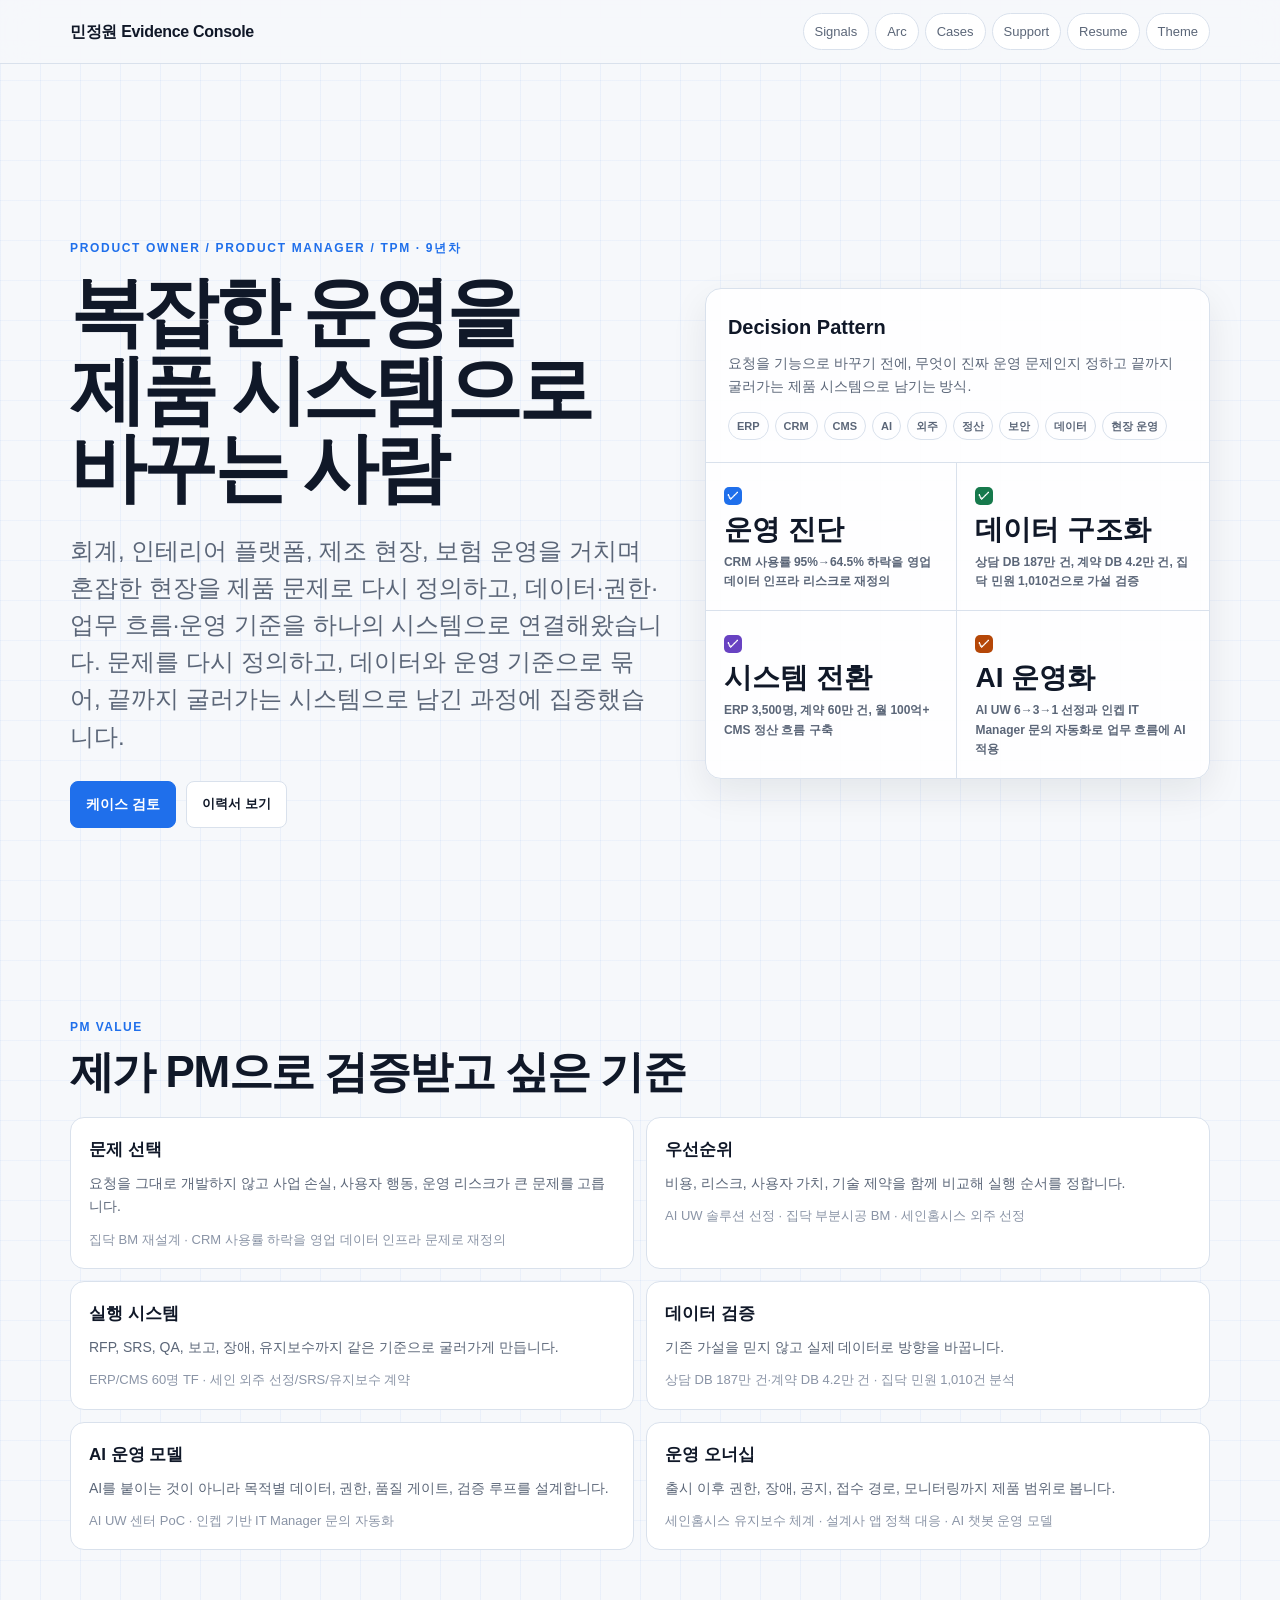
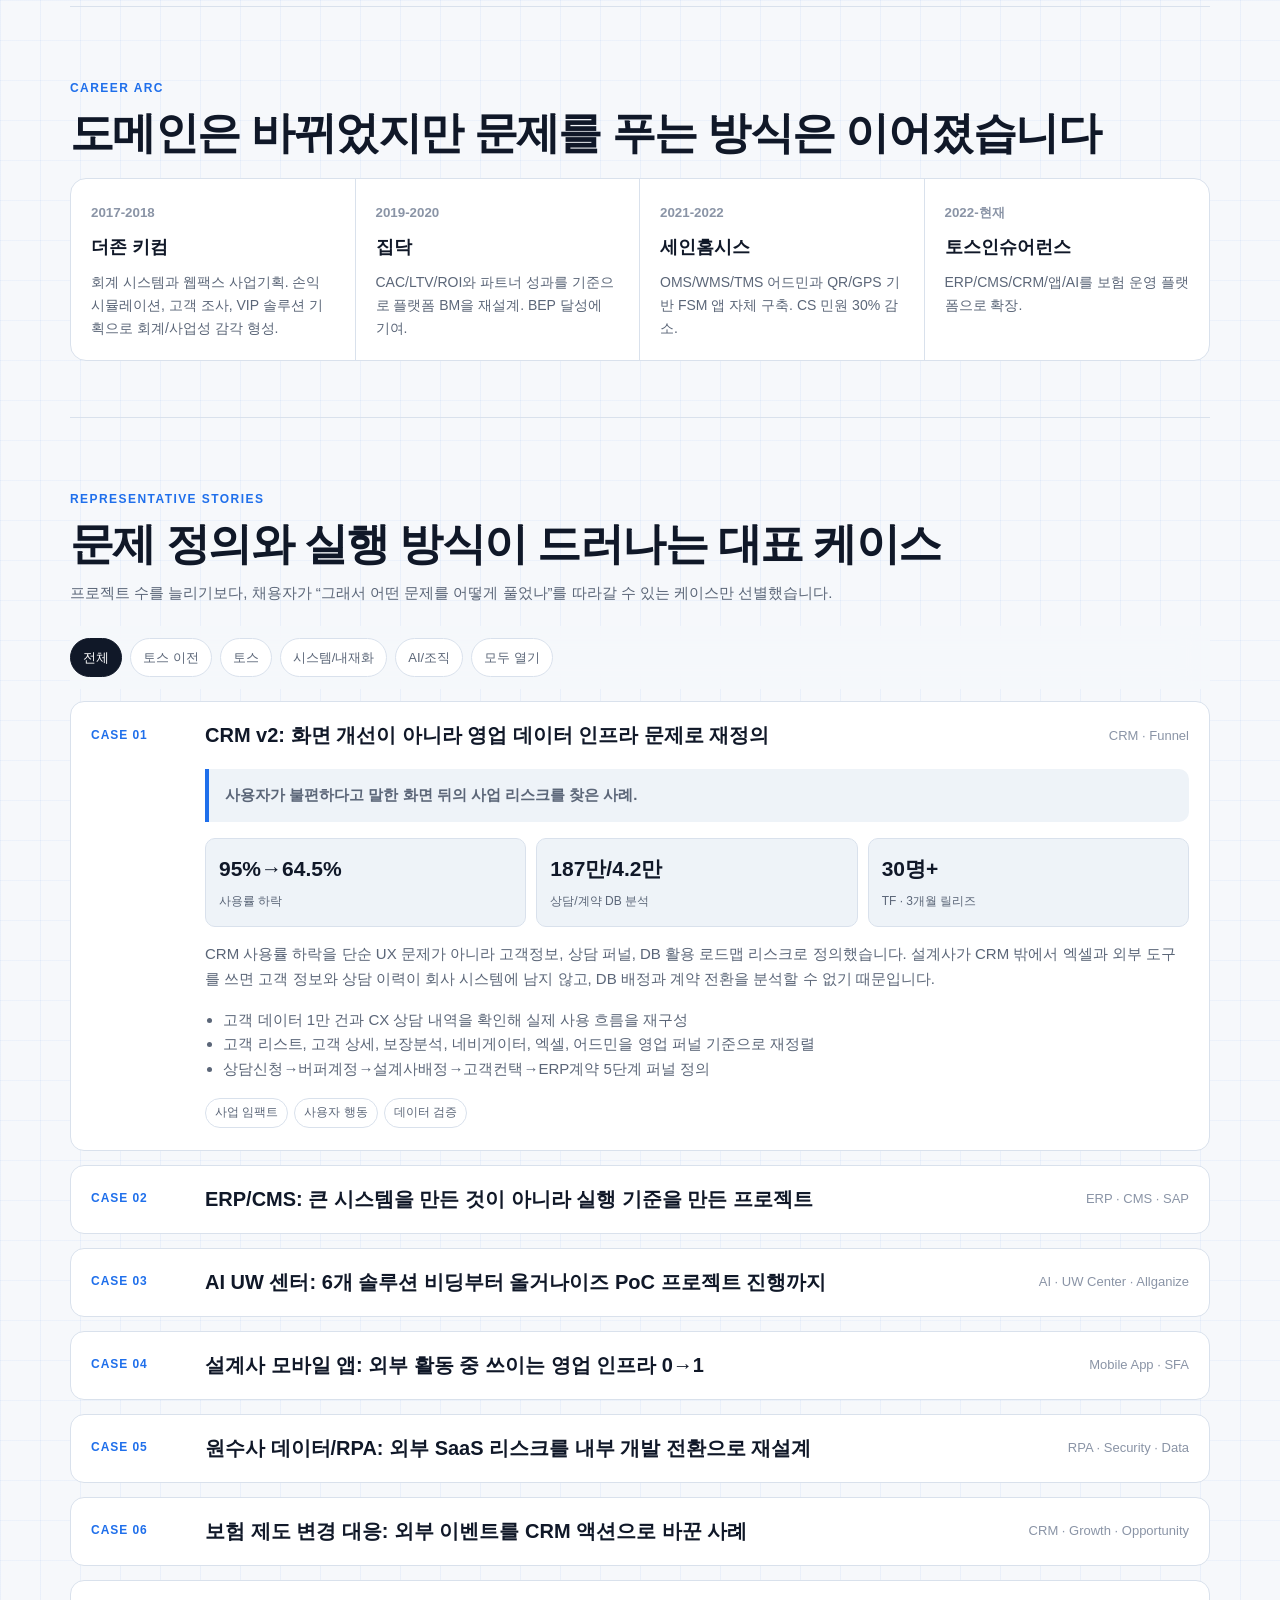
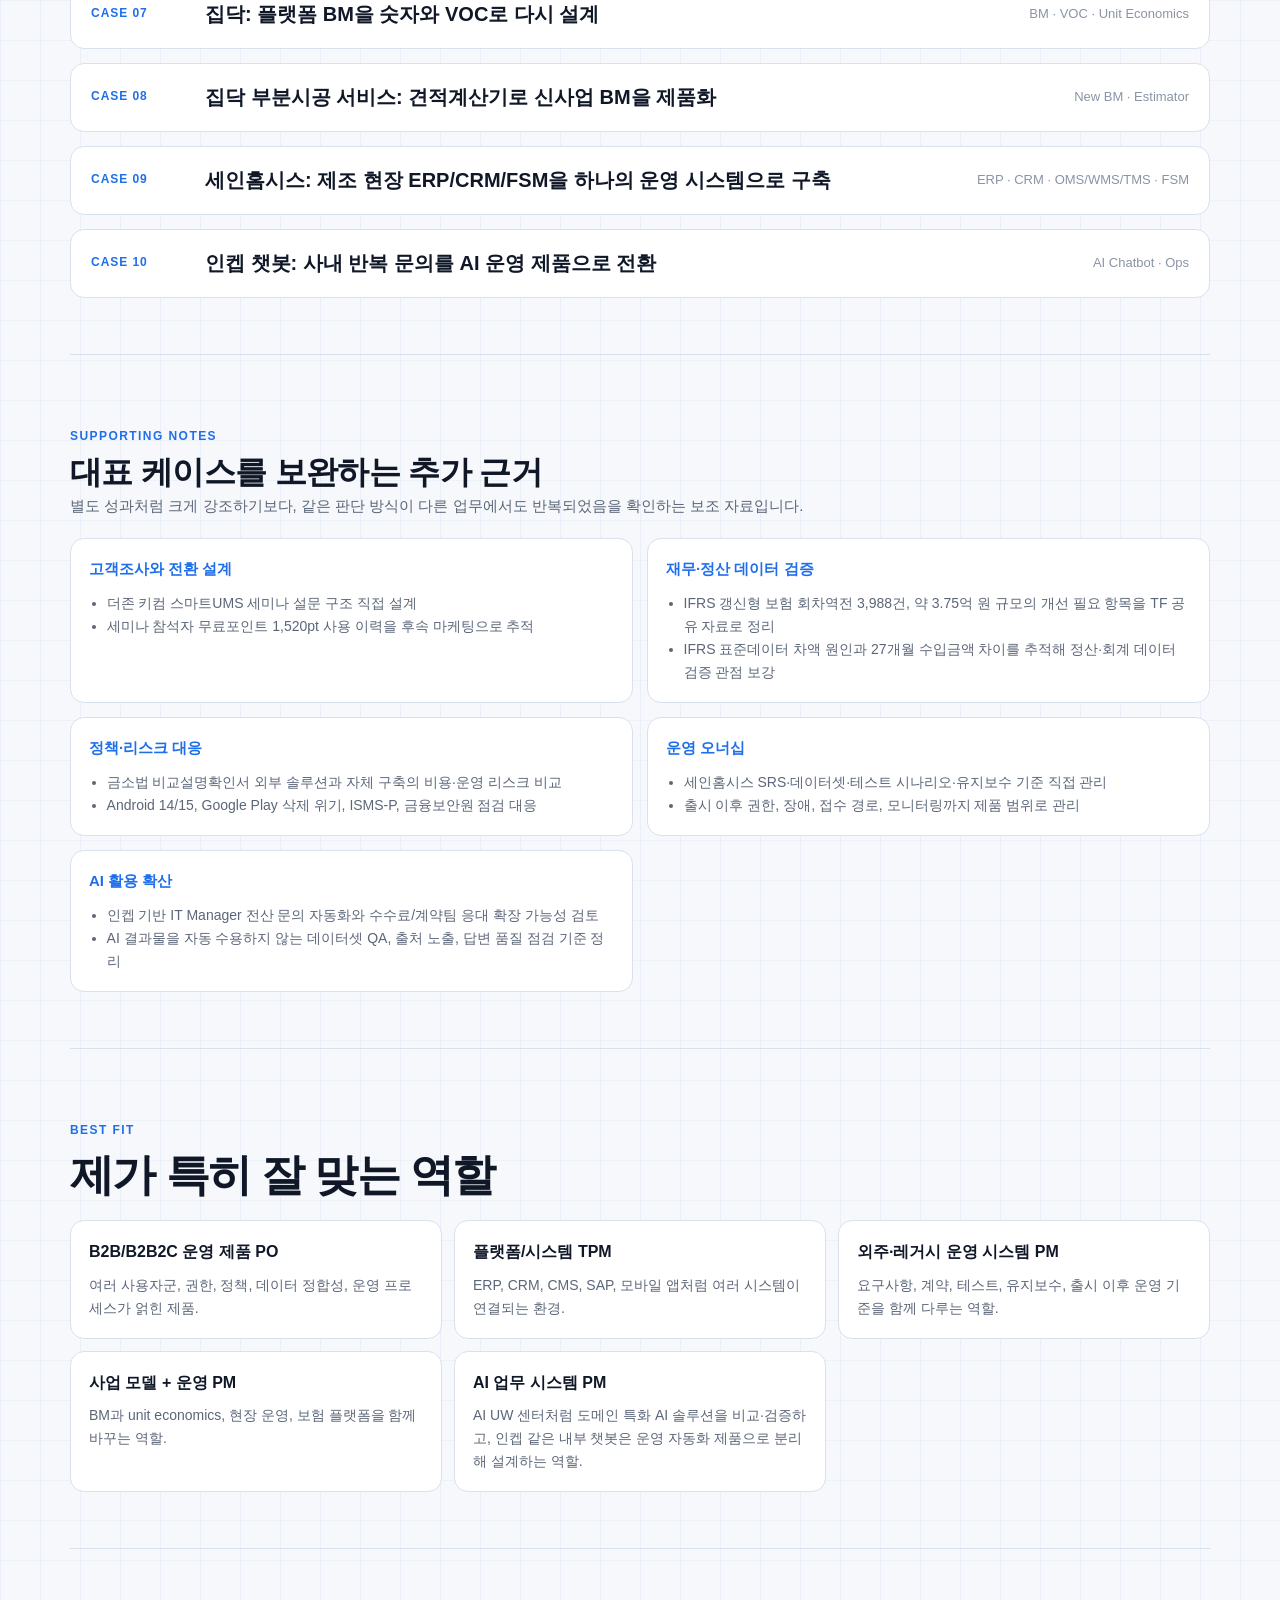
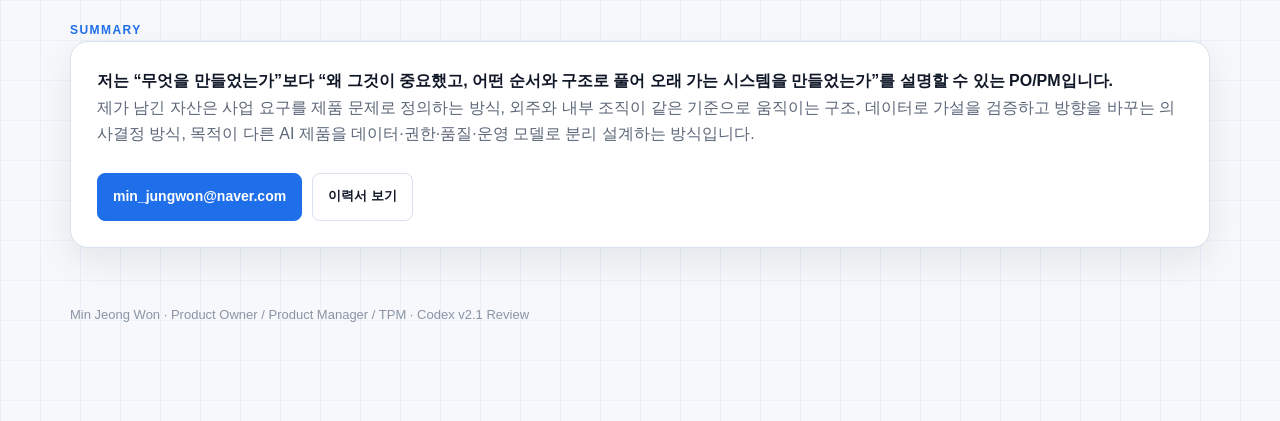
<file: index.html>
<!doctype html>
<html lang="ko">
<head>
<meta charset="utf-8">
<meta name="viewport" content="width=device-width, initial-scale=1">
<title>민정원 · PO/PM Portfolio</title>
<meta name="description" content="민정원 PO/PM/TPM 포트폴리오. 도메인이 바뀌어도 운영 문제를 제품 시스템으로 바꾸는 PM.">
<style>
:root {
  --bg: #f6f8fb;
  --panel: #ffffff;
  --panel-2: #eef3f8;
  --ink: #101828;
  --muted: #5b6678;
  --faint: #8a94a6;
  --line: #d9e1ec;
  --blue: #1f6feb;
  --green: #16794c;
  --red: #b54708;
  --violet: #6842c2;
  --shadow: 0 14px 36px rgba(16, 24, 40, .08);
}
:root[data-theme="dark"] {
  --bg: #0d1117;
  --panel: #151b23;
  --panel-2: #111820;
  --ink: #eef4ff;
  --muted: #a7b2c3;
  --faint: #748096;
  --line: #2a3443;
  --blue: #6aa6ff;
  --green: #50d18d;
  --red: #ffb86b;
  --violet: #b197ff;
  --shadow: none;
}
* { box-sizing: border-box; }
html { scroll-behavior: smooth; width: 100%; overflow-x: hidden; }
body {
  margin: 0;
  overflow-x: hidden;
  background:
    linear-gradient(90deg, rgba(31,111,235,.06) 1px, transparent 1px),
    linear-gradient(180deg, rgba(31,111,235,.045) 1px, transparent 1px),
    var(--bg);
  background-size: 40px 40px;
  color: var(--ink);
  font-family: -apple-system, BlinkMacSystemFont, "Apple SD Gothic Neo", "Noto Sans KR", "Segoe UI", sans-serif;
  line-height: 1.65;
}
main, section, article, div, p, h1, h2, h3 { min-width: 0; }
a { color: inherit; text-decoration: none; }
.progress {
  position: fixed;
  inset: 0 0 auto;
  height: 3px;
  z-index: 90;
  background: linear-gradient(90deg, var(--blue), var(--green));
  transform-origin: left;
  transform: scaleX(0);
}
.topbar {
  position: sticky;
  top: 0;
  z-index: 80;
  border-bottom: 1px solid var(--line);
  background: color-mix(in srgb, var(--bg) 88%, transparent);
  backdrop-filter: blur(16px);
}
.topbar-inner {
  width: 100%;
  max-width: 1180px;
  margin: 0 auto;
  padding: 13px 20px;
  display: flex;
  justify-content: space-between;
  align-items: center;
  gap: 18px;
}
.brand { font-weight: 800; letter-spacing: -.02em; }
.nav {
  display: flex;
  gap: 6px;
  flex-wrap: wrap;
  align-items: center;
  min-width: 0;
}
.nav a, .nav button, .ghost {
  border: 1px solid var(--line);
  border-radius: 999px;
  padding: 7px 11px;
  background: var(--panel);
  color: var(--muted);
  font: inherit;
  font-size: 13px;
  cursor: pointer;
  white-space: nowrap;
}
.nav a:hover, .nav button:hover, .ghost:hover { color: var(--ink); border-color: var(--blue); }
.wrap {
  width: 100%;
  max-width: 1180px;
  margin: 0 auto;
  padding: 56px 20px 96px;
}
.hero {
  min-height: calc(100vh - 74px);
  display: grid;
  grid-template-columns: minmax(0, 1.08fr) minmax(320px, .92fr);
  align-items: center;
  gap: 42px;
}
.hero > * { min-width: 0; }
.eyebrow {
  margin: 0 0 14px;
  color: var(--blue);
  font-size: 12px;
  font-weight: 900;
  letter-spacing: .14em;
  text-transform: uppercase;
}
h1 {
  margin: 0;
  max-width: 760px;
  font-size: clamp(42px, 6vw, 76px);
  line-height: 1.03;
  letter-spacing: -.055em;
}
.lead {
  max-width: 760px;
  margin: 24px 0 0;
  color: var(--muted);
  font-size: clamp(18px, 2vw, 24px);
  line-height: 1.55;
  overflow-wrap: anywhere;
}
.hero-actions { display: flex; flex-wrap: wrap; gap: 10px; margin-top: 26px; }
.primary {
  display: inline-flex;
  align-items: center;
  border: 1px solid var(--blue);
  border-radius: 8px;
  padding: 11px 15px;
  background: var(--blue);
  color: white;
  font-weight: 800;
  font-size: 14px;
}
.ghost { border-radius: 8px; padding: 11px 15px; font-weight: 800; color: var(--ink); }
.signal-board {
  border: 1px solid var(--line);
  border-radius: 16px;
  background: color-mix(in srgb, var(--panel) 90%, transparent);
  box-shadow: var(--shadow);
  overflow: hidden;
}
.board-head { padding: 22px; border-bottom: 1px solid var(--line); }
.board-head h2 { margin: 0 0 8px; font-size: 20px; }
.board-head p { margin: 0; color: var(--muted); font-size: 14px; }
.signals { display: grid; grid-template-columns: 1fr 1fr; }
.signal { min-height: 128px; padding: 18px; border-right: 1px solid var(--line); border-bottom: 1px solid var(--line); }
.signal:nth-child(2n) { border-right: 0; }
.signal:nth-last-child(-n+2) { border-bottom: 0; }
.signal strong { display: block; font-size: 28px; line-height: 1.1; }
.signal span { display: block; margin-top: 7px; color: var(--muted); font-size: 12px; font-weight: 700; }
.signal .check {
  display: inline-flex;
  align-items: center;
  justify-content: center;
  width: 18px;
  height: 18px;
  margin: 0 0 10px;
  border-radius: 5px;
  background: var(--blue);
  color: #fff;
  font-size: 12px;
  font-weight: 900;
}
.signal:nth-child(2) .check { background: var(--green); }
.signal:nth-child(3) .check { background: var(--violet); }
.signal:nth-child(4) .check { background: var(--red); }
.keywords { display: flex; flex-wrap: wrap; gap: 6px; margin-top: 14px; }
.keyword { padding: 4px 8px; border: 1px solid var(--line); border-radius: 999px; color: var(--muted); font-size: 11px; font-weight: 800; }
.section {
  padding: 72px 0 0;
  scroll-margin-top: 82px;
}
.section + .section { margin-top: 56px; border-top: 1px solid var(--line); }
.section-label { color: var(--blue); font-size: 12px; font-weight: 900; letter-spacing: .12em; text-transform: uppercase; }
.section-title { margin: 8px 0 20px; font-size: clamp(28px, 4vw, 44px); line-height: 1.16; letter-spacing: -.035em; }
.section-title.is-supporting { font-size: clamp(22px, 3vw, 32px); letter-spacing: -.02em; margin-bottom: 10px; }
.section-copy { max-width: 780px; margin: -8px 0 20px; color: var(--muted); font-size: 15px; }
.summary-grid {
  display: grid;
  grid-template-columns: repeat(4, 1fr);
  gap: 12px;
}
.tile, .criterion, .case, .evidence, .fit {
  border: 1px solid var(--line);
  border-radius: 14px;
  background: var(--panel);
}
.tile { padding: 18px; }
.tile b { display: block; color: var(--blue); font-size: 12px; letter-spacing: .08em; margin-bottom: 10px; }
.tile p { margin: 0; color: var(--muted); font-size: 14px; }
.criteria {
  display: grid;
  grid-template-columns: repeat(2, minmax(0, 1fr));
  gap: 12px;
}
.criterion { padding: 18px; }
.criterion h3 { margin: 0 0 8px; font-size: 17px; }
.criterion p { margin: 0; color: var(--muted); font-size: 14px; }
.criterion em { display: block; margin-top: 10px; color: var(--faint); font-size: 13px; font-style: normal; }
.arc {
  display: grid;
  grid-template-columns: repeat(4, minmax(0, 1fr));
  gap: 0;
  border: 1px solid var(--line);
  border-radius: 16px;
  overflow: hidden;
  background: var(--panel);
}
.arc-step { padding: 20px; border-right: 1px solid var(--line); }
.arc-step:last-child { border-right: 0; }
.arc-step small { color: var(--faint); font-weight: 700; }
.arc-step h3 { margin: 8px 0 8px; font-size: 18px; }
.arc-step p { margin: 0; color: var(--muted); font-size: 14px; }
.case-toolbar {
  position: sticky;
  top: 58px;
  z-index: 30;
  display: flex;
  gap: 8px;
  flex-wrap: wrap;
  padding: 12px 0;
  background: color-mix(in srgb, var(--bg) 90%, transparent);
  backdrop-filter: blur(14px);
}
.filter {
  border: 1px solid var(--line);
  border-radius: 999px;
  padding: 8px 12px;
  background: var(--panel);
  color: var(--muted);
  font: inherit;
  font-size: 13px;
  cursor: pointer;
}
.filter.is-active { color: white; background: var(--ink); border-color: var(--ink); }
.case-list { display: grid; gap: 14px; margin-top: 12px; }
.case { overflow: hidden; }
.case[hidden] { display: none; }
.case summary {
  list-style: none;
  display: grid;
  grid-template-columns: 96px minmax(0, 1fr) auto;
  gap: 18px;
  align-items: center;
  padding: 20px;
  cursor: pointer;
}
.case summary::-webkit-details-marker { display: none; }
.case-num { color: var(--blue); font-size: 12px; font-weight: 900; letter-spacing: .08em; }
.case h3 { margin: 0; font-size: 20px; line-height: 1.35; }
.case-meta { color: var(--faint); font-size: 13px; }
.case-body { padding: 0 20px 22px 134px; }
.thesis { margin: 0 0 16px; padding: 14px 16px; border-left: 4px solid var(--blue); border-radius: 0 10px 10px 0; background: var(--panel-2); font-weight: 700; }
.case-body h4 { margin: 20px 0 8px; color: var(--faint); font-size: 12px; letter-spacing: .08em; text-transform: uppercase; }
.case-body p, .case-body li { color: var(--muted); font-size: 15px; }
.case-body ul { padding-left: 1.15rem; }
.metric-row { display: grid; grid-template-columns: repeat(auto-fit, minmax(145px, 1fr)); gap: 10px; margin: 14px 0; }
.metric { padding: 13px; border: 1px solid var(--line); border-radius: 10px; background: var(--panel-2); }
.metric b { display: block; font-size: 21px; }
.metric span { color: var(--muted); font-size: 12px; }
.tags { display: flex; flex-wrap: wrap; gap: 6px; margin-top: 14px; }
.tag { padding: 4px 9px; border: 1px solid var(--line); border-radius: 999px; color: var(--muted); font-size: 12px; }
.evidence-grid { display: grid; grid-template-columns: repeat(2, minmax(0, 1fr)); gap: 14px; }
.evidence { padding: 18px; }
.evidence h3 { margin: 0 0 10px; color: var(--blue); font-size: 15px; }
.evidence ul { margin: 0; padding-left: 1.1rem; color: var(--muted); font-size: 14px; }
.fit-grid { display: grid; grid-template-columns: repeat(3, minmax(0, 1fr)); gap: 12px; }
.fit { padding: 18px; }
.fit h3 { margin: 0 0 8px; font-size: 16px; }
.fit p { margin: 0; color: var(--muted); font-size: 14px; }
.final-box { padding: 26px; border: 1px solid var(--line); border-radius: 18px; background: var(--panel); box-shadow: var(--shadow); }
.final-box p { margin: 0; color: var(--muted); }
.final-box strong { color: var(--ink); }
footer { padding: 56px 0 0; color: var(--faint); font-size: 13px; }
@media (max-width: 920px) {
  .hero { grid-template-columns: 1fr; min-height: auto; }
  .summary-grid, .arc { grid-template-columns: 1fr 1fr; }
  .criteria, .evidence-grid, .fit-grid { grid-template-columns: 1fr; }
}
@media (max-width: 640px) {
  body { width: 100%; max-width: 100vw; }
  .topbar-inner { align-items: flex-start; flex-direction: column; max-width: 390px; margin-left: 0; margin-right: 0; }
  .nav { width: 100%; max-width: 100%; flex-wrap: wrap; overflow-x: hidden; padding-bottom: 2px; }
  .nav a, .nav button { flex: 0 0 auto; }
  .wrap { max-width: 390px; margin-left: 0; margin-right: 0; padding-top: 34px; overflow-x: hidden; }
  .hero, .hero > *, .signal-board { width: 100%; max-width: 100%; }
  h1 { font-size: 35px; letter-spacing: -.04em; overflow-wrap: anywhere; }
  .lead, .board-head p, .tile p, .criterion p, .arc-step p, .case-body p, .case-body li, .evidence li, .fit p, .final-box p {
    font-size: 17px;
    word-break: break-all;
    overflow-wrap: anywhere;
  }
  .board-head p, .tile p, .criterion p, .arc-step p, .case-body p, .case-body li, .evidence li, .fit p, .final-box p { font-size: 14px; }
  .signal-board { border-radius: 14px; }
  .signals, .summary-grid, .arc { grid-template-columns: 1fr; }
  .signal, .arc-step { border-right: 0; border-bottom: 1px solid var(--line); }
  .signal:last-child, .arc-step:last-child { border-bottom: 0; }
  .case-toolbar { top: 105px; overflow-x: auto; flex-wrap: nowrap; }
  .filter { white-space: nowrap; }
  .case summary { grid-template-columns: 1fr; gap: 6px; }
  .case-body { padding: 0 18px 20px; }
}
</style>
</head>
<body>
<div class="progress" id="progress"></div>
<header class="topbar">
  <div class="topbar-inner">
    <a class="brand" href="./">민정원 Evidence Console</a>
    <nav class="nav" aria-label="Portfolio navigation">
      <a href="#criteria">Signals</a>
      <a href="#arc">Arc</a>
      <a href="#cases">Cases</a>
      <a href="#evidence">Support</a>
      <a href="./resume/">Resume</a>
      <button type="button" id="themeToggle">Theme</button>
    </nav>
  </div>
</header>

<main class="wrap">
  <section class="hero" id="top">
    <div>
      <p class="eyebrow">Product Owner / Product Manager / TPM · 9년차</p>
      <h1>복잡한 운영을<br>제품 시스템으로<br>바꾸는 사람</h1>
      <p class="lead">회계, 인테리어 플랫폼, 제조 현장, 보험 운영을 거치며 혼잡한 현장을 제품 문제로 다시 정의하고, 데이터·권한·업무 흐름·운영 기준을 하나의 시스템으로 연결해왔습니다. 문제를 다시 정의하고, 데이터와 운영 기준으로 묶어, 끝까지 굴러가는 시스템으로 남긴 과정에 집중했습니다.</p>
      <div class="hero-actions">
        <a class="primary" href="#cases">케이스 검토</a>
        <a class="ghost" href="./resume/">이력서 보기</a>
      </div>
    </div>
    <aside class="signal-board" aria-label="Portfolio quick signals">
      <div class="board-head">
        <h2>Decision Pattern</h2>
        <p>요청을 기능으로 바꾸기 전에, 무엇이 진짜 운영 문제인지 정하고 끝까지 굴러가는 제품 시스템으로 남기는 방식.</p>
        <div class="keywords" aria-label="Impact keywords">
          <span class="keyword">ERP</span><span class="keyword">CRM</span><span class="keyword">CMS</span><span class="keyword">AI</span><span class="keyword">외주</span><span class="keyword">정산</span><span class="keyword">보안</span><span class="keyword">데이터</span><span class="keyword">현장 운영</span>
        </div>
      </div>
      <div class="signals">
        <div class="signal"><span class="check">✓</span><strong>운영 진단</strong><span>CRM 사용률 95%→64.5% 하락을 영업 데이터 인프라 리스크로 재정의</span></div>
        <div class="signal"><span class="check">✓</span><strong>데이터 구조화</strong><span>상담 DB 187만 건, 계약 DB 4.2만 건, 집닥 민원 1,010건으로 가설 검증</span></div>
        <div class="signal"><span class="check">✓</span><strong>시스템 전환</strong><span>ERP 3,500명, 계약 60만 건, 월 100억+ CMS 정산 흐름 구축</span></div>
        <div class="signal"><span class="check">✓</span><strong>AI 운영화</strong><span>AI UW 6→3→1 선정과 인켑 IT Manager 문의 자동화로 업무 흐름에 AI 적용</span></div>
      </div>
    </aside>
  </section>

  <section class="section" id="criteria">
    <div class="section-label">PM Value</div>
    <h2 class="section-title">제가 PM으로 검증받고 싶은 기준</h2>
    <div class="criteria">
      <article class="criterion"><h3>문제 선택</h3><p>요청을 그대로 개발하지 않고 사업 손실, 사용자 행동, 운영 리스크가 큰 문제를 고릅니다.</p><em>집닥 BM 재설계 · CRM 사용률 하락을 영업 데이터 인프라 문제로 재정의</em></article>
      <article class="criterion"><h3>우선순위</h3><p>비용, 리스크, 사용자 가치, 기술 제약을 함께 비교해 실행 순서를 정합니다.</p><em>AI UW 솔루션 선정 · 집닥 부분시공 BM · 세인홈시스 외주 선정</em></article>
      <article class="criterion"><h3>실행 시스템</h3><p>RFP, SRS, QA, 보고, 장애, 유지보수까지 같은 기준으로 굴러가게 만듭니다.</p><em>ERP/CMS 60명 TF · 세인 외주 선정/SRS/유지보수 계약</em></article>
      <article class="criterion"><h3>데이터 검증</h3><p>기존 가설을 믿지 않고 실제 데이터로 방향을 바꿉니다.</p><em>상담 DB 187만 건·계약 DB 4.2만 건 · 집닥 민원 1,010건 분석</em></article>
      <article class="criterion"><h3>AI 운영 모델</h3><p>AI를 붙이는 것이 아니라 목적별 데이터, 권한, 품질 게이트, 검증 루프를 설계합니다.</p><em>AI UW 센터 PoC · 인켑 기반 IT Manager 문의 자동화</em></article>
      <article class="criterion"><h3>운영 오너십</h3><p>출시 이후 권한, 장애, 공지, 접수 경로, 모니터링까지 제품 범위로 봅니다.</p><em>세인홈시스 유지보수 체계 · 설계사 앱 정책 대응 · AI 챗봇 운영 모델</em></article>
    </div>
  </section>

  <section class="section" id="arc">
    <div class="section-label">Career Arc</div>
    <h2 class="section-title">도메인은 바뀌었지만 문제를 푸는 방식은 이어졌습니다</h2>
    <div class="arc">
      <article class="arc-step"><small>2017-2018</small><h3>더존 키컴</h3><p>회계 시스템과 웹팩스 사업기획. 손익 시뮬레이션, 고객 조사, VIP 솔루션 기획으로 회계/사업성 감각 형성.</p></article>
      <article class="arc-step"><small>2019-2020</small><h3>집닥</h3><p>CAC/LTV/ROI와 파트너 성과를 기준으로 플랫폼 BM을 재설계. BEP 달성에 기여.</p></article>
      <article class="arc-step"><small>2021-2022</small><h3>세인홈시스</h3><p>OMS/WMS/TMS 어드민과 QR/GPS 기반 FSM 앱 자체 구축. CS 민원 30% 감소.</p></article>
      <article class="arc-step"><small>2022-현재</small><h3>토스인슈어런스</h3><p>ERP/CMS/CRM/앱/AI를 보험 운영 플랫폼으로 확장.</p></article>
    </div>
  </section>

  <section class="section" id="cases">
    <div class="section-label">Representative Stories</div>
    <h2 class="section-title">문제 정의와 실행 방식이 드러나는 대표 케이스</h2>
    <p class="section-copy">프로젝트 수를 늘리기보다, 채용자가 “그래서 어떤 문제를 어떻게 풀었나”를 따라갈 수 있는 케이스만 선별했습니다.</p>
    <div class="case-toolbar" aria-label="Case filters">
      <button class="filter is-active" data-filter="all">전체</button>
      <button class="filter" data-filter="before">토스 이전</button>
      <button class="filter" data-filter="toss">토스</button>
      <button class="filter" data-filter="system">시스템/내재화</button>
      <button class="filter" data-filter="ai-org">AI/조직</button>
      <button class="filter" id="expandAll">모두 열기</button>
    </div>
    <div class="case-list">
      <details class="case" data-group="toss" open>
        <summary><span class="case-num">CASE 01</span><h3>CRM v2: 화면 개선이 아니라 영업 데이터 인프라 문제로 재정의</h3><span class="case-meta">CRM · Funnel</span></summary>
        <div class="case-body">
          <p class="thesis">사용자가 불편하다고 말한 화면 뒤의 사업 리스크를 찾은 사례.</p>
          <div class="metric-row"><div class="metric"><b>95%→64.5%</b><span>사용률 하락</span></div><div class="metric"><b>187만/4.2만</b><span>상담/계약 DB 분석</span></div><div class="metric"><b>30명+</b><span>TF · 3개월 릴리즈</span></div></div>
          <p>CRM 사용률 하락을 단순 UX 문제가 아니라 고객정보, 상담 퍼널, DB 활용 로드맵 리스크로 정의했습니다. 설계사가 CRM 밖에서 엑셀과 외부 도구를 쓰면 고객 정보와 상담 이력이 회사 시스템에 남지 않고, DB 배정과 계약 전환을 분석할 수 없기 때문입니다.</p>
          <ul><li>고객 데이터 1만 건과 CX 상담 내역을 확인해 실제 사용 흐름을 재구성</li><li>고객 리스트, 고객 상세, 보장분석, 네비게이터, 엑셀, 어드민을 영업 퍼널 기준으로 재정렬</li><li>상담신청→버퍼계정→설계사배정→고객컨택→ERP계약 5단계 퍼널 정의</li></ul>
          <div class="tags"><span class="tag">사업 임팩트</span><span class="tag">사용자 행동</span><span class="tag">데이터 검증</span></div>
        </div>
      </details>
      <details class="case" data-group="toss system">
        <summary><span class="case-num">CASE 02</span><h3>ERP/CMS: 큰 시스템을 만든 것이 아니라 실행 기준을 만든 프로젝트</h3><span class="case-meta">ERP · CMS · SAP</span></summary>
        <div class="case-body">
          <p class="thesis">불명확한 대형 프로젝트에서 목적, 범위, 리스크, 협업 방식, 오픈 이후 운영 기준을 먼저 만든 사례.</p>
          <div class="metric-row"><div class="metric"><b>3,500명</b><span>ERP 사용자</span></div><div class="metric"><b>60만 건</b><span>계약 데이터</span></div><div class="metric"><b>월 100억+</b><span>CMS 정산</span></div><div class="metric"><b>60명</b><span>TF 규모</span></div></div>
          <p>보험 운영 핵심 시스템은 레거시, 엑셀, 외부 도구에 흩어져 있었습니다. 1차 범위는 MYGA 대체, 기존 운영 유지, 보안 리스크 해소로 자르고, RFP/SRS/주간보고/실무 인터뷰/데이터 마이그레이션/장애 대응 기준을 만들었습니다.</p>
          <ul><li>ERP는 이후 CRM, CMS, SAP, 설계사 앱의 기준 시스템으로 작동</li><li>CMS는 수수료 정산과 ERP-CMS-SAP 데이터 싱크, IFRS 검증 기준까지 연결</li><li>대형 시스템 구축을 기능 묶음이 아니라 운영 기준과 책임 경계의 문제로 관리</li></ul>
          <div class="tags"><span class="tag">실행 시스템</span><span class="tag">운영 기준</span><span class="tag">정산/회계</span></div>
        </div>
      </details>
      <details class="case" data-group="toss ai-org">
        <summary><span class="case-num">CASE 03</span><h3>AI UW 센터: 6개 솔루션 비딩부터 올거나이즈 PoC 프로젝트 진행까지</h3><span class="case-meta">AI · UW Center · Allganize</span></summary>
        <div class="case-body">
          <p class="thesis">범용 AI가 아니라 보험 도메인 특화 판단 지원 제품을 검증한 사례입니다.</p>
          <div class="metric-row"><div class="metric"><b>6개사</b><span>국내 AI 솔루션 컨택</span></div><div class="metric"><b>3개사</b><span>솔루션 체크</span></div><div class="metric"><b>5개월</b><span>비딩~PoC 진행</span></div><div class="metric"><b>PoC</b><span>사용 조건·보안 기준 정리</span></div></div>
          <ul><li>교육팀의 월 수백 건 UW 문의 수동 응대 문제를 AI UW 설계사 센터 프로젝트로 정의</li><li>국내 6개 AI 솔루션 컨택, 3개 솔루션 체크, 실무자 성능 검증 후 올거나이즈 최종 선정. 로민은 비교 후보 중 하나</li><li>약관·인수기준표·상품 FAQ, 보험사별·상품별 계층 구조, RDB + 벡터DB 기반 하이브리드 Agent, 가입 가능 여부 판단 정확도 80% 이상 기준 정리</li><li>PoC는 비개인정보 문서만 업로드하고 AWS US 리전 기본 환경에서 진행, 상용 전환 시 AWS 서울 리전·싱글 테넌트·KMS·DLP 조건을 선결 조건으로 문서화</li><li>PoC 사용 조건, 보안 기준, 커스텀 개발 범위를 분리해 검토하고 의사결정자가 볼 수 있게 정리</li></ul>
          <div class="tags"><span class="tag">AI 솔루션 비딩</span><span class="tag">하이브리드 Agent</span><span class="tag">보안 검수</span></div>
        </div>
      </details>
      <details class="case" data-group="toss system">
        <summary><span class="case-num">CASE 04</span><h3>설계사 모바일 앱: 외부 활동 중 쓰이는 영업 인프라 0→1</h3><span class="case-meta">Mobile App · SFA</span></summary>
        <div class="case-body">
          <p class="thesis">모바일 앱을 편의 기능이 아니라 설계사 채용·이탈 방지, DB 처리 생산성, 상담 데이터 축적을 좌우하는 영업 인프라로 본 사례.</p>
          <div class="metric-row"><div class="metric"><b>7개사</b><span>외주 후보 비교</span></div><div class="metric"><b>2개월</b><span>계약 후 MVP 오픈</span></div><div class="metric"><b>3년+</b><span>정책 대응 운영</span></div></div>
          <ul><li>코어 PD 파견이 어려운 상황에서 SD UI와 외주 개발 조합으로 실행 경로를 재설계</li><li>외부 활동 중 빠른 고객 확인, 연락, 상담 입력이 가능한 앱 범위로 1차 MVP를 절단</li><li>금소법, Android 14/15, Google Play 삭제 위기 등 출시 이후 플랫폼/규제 대응까지 운영</li></ul>
          <div class="tags"><span class="tag">0→1</span><span class="tag">외주 선정</span><span class="tag">정책 대응</span></div>
        </div>
      </details>
      <details class="case" data-group="toss system">
        <summary><span class="case-num">CASE 05</span><h3>원수사 데이터/RPA: 외부 SaaS 리스크를 내부 개발 전환으로 재설계</h3><span class="case-meta">RPA · Security · Data</span></summary>
        <div class="case-body">
          <p class="thesis">외부 SaaS로 보험사 보유계약 데이터를 내려받는 구조를 보안·기술·운영 리스크 관점에서 다시 설계한 사례.</p>
          <div class="metric-row"><div class="metric"><b>26개</b><span>보험사 계정/파일 리스크</span></div><div class="metric"><b>3~5개</b><span>Phase 1 우선 보험사</span></div><div class="metric"><b>3방식</b><span>스크래핑·RPA·망연계 비교</span></div></div>
          <ul><li>외부 SaaS가 보험사 ID/PW와 민감정보를 처리하는 보안 리스크를 확인하고 내부 개발 전환 방향을 제안</li><li>스크래핑, RPA, 망연계의 차이와 원수사별 제약을 정리해 팀 의사결정 기준으로 공유</li><li>DB손보·롯데손보 등 우선순위를 정하고, Phase 1 대상 보험사와 Windows 전용 여부·보안 프로그램·OTP/2FA 특이사항을 사전 수집</li><li>코어 웹 오토팀에 보낼 메시지에서 배경, 재검토 요청, 단계적 접근, 운영 분담까지 완성된 협업 구조로 정리</li></ul>
          <div class="tags"><span class="tag">보안 리스크</span><span class="tag">기술 옵션 비교</span><span class="tag">내부 개발 전환</span></div>
        </div>
      </details>
      <details class="case" data-group="toss system">
        <summary><span class="case-num">CASE 06</span><h3>보험 제도 변경 대응: 외부 이벤트를 CRM 액션으로 바꾼 사례</h3><span class="case-meta">CRM · Growth · Opportunity</span></summary>
        <div class="case-body">
          <p class="thesis">보험 제도 변경을 단순 공지로 끝내지 않고, 설계사가 바로 실행할 수 있는 CRM 리스트와 스크립트로 번역한 사례.</p>
          <div class="metric-row"><div class="metric"><b>2일</b><span>운전자보험 고객 리스트 개발</span></div><div class="metric"><b>4전략</b><span>실손 전환 타겟 리스트</span></div><div class="metric"><b>39회</b><span>전략/교육/개발 논의</span></div></div>
          <ul><li>운전자보험 보장 축소 이슈에 맞춰 리모델링 대상 고객을 빠르게 찾는 CRM 고객 리스트를 이틀 만에 준비하고 현업 공지</li><li>5세대 실손 출시와 4세대 종료 이슈를 뉴스·KIRI 자료로 리서치하고 설계사 영업 전략으로 전환</li><li>1·2세대 재매입, 비급여 청구 고객 리스크 관리, 2030 여성 신규 타겟, 무사고 고객 비용 최적화 등 4가지 리스트와 스크립트 설계</li><li>설계사 의견을 반영해 추가 필터를 만들고 교육팀·전략팀 킥오프까지 조율</li></ul>
          <div class="tags"><span class="tag">기회 포착</span><span class="tag">CRM 타겟팅</span><span class="tag">현업 실행</span></div>
        </div>
      </details>
      <details class="case" data-group="before">
        <summary><span class="case-num">CASE 07</span><h3>집닥: 플랫폼 BM을 숫자와 VOC로 다시 설계</h3><span class="case-meta">BM · VOC · Unit Economics</span></summary>
        <div class="case-body">
          <p class="thesis">플랫폼 문제를 매출 부족이 아니라 리드 품질, 파트너 구조, CAC/LTV, 민원 데이터가 맞물린 BM 문제로 본 사례.</p>
          <div class="metric-row"><div class="metric"><b>5,388건</b><span>계약 분석</span></div><div class="metric"><b>1,010건</b><span>민원 분석</span></div><div class="metric"><b>16개</b><span>부분공사 견적 항목</span></div></div>
          <ul><li>CAC, LTV, ROI, 채널별 성과, 파트너별 전환율로 만성 적자 BM을 다시 진단</li><li>고객 DB 등급제와 파트너 등급제로 리드 품질과 파트너 성과를 함께 관리하는 구조 설계</li><li>민원 유형 6개, 강도 3개, 공종 17개, 귀책 2개로 CMS 반영 가능한 분류 체계 제안</li><li>3개년 시스템 로드맵과 전사 OKR을 연결해 플랫폼 BEP 달성 방향에 기여</li></ul>
        </div>
      </details>
      <details class="case" data-group="before system">
        <summary><span class="case-num">CASE 08</span><h3>집닥 부분시공 서비스: 견적계산기로 신사업 BM을 제품화</h3><span class="case-meta">New BM · Estimator</span></summary>
        <div class="case-body">
          <p class="thesis">전체 인테리어보다 작고 빠른 부분시공 수요를 별도 서비스/BM으로 구조화한 사례.</p>
          <div class="metric-row"><div class="metric"><b>16개</b><span>공사 종류</span></div><div class="metric"><b>옵션/단가</b><span>견적 구조 설계</span></div><div class="metric"><b>신사업</b><span>부분시공 서비스</span></div></div>
          <ul><li>주방, 욕실, 도배, 장판, 타일, 필름, 창호, 도어, 조명, 바닥, 중문 등 16개 공사 종류를 견적 항목으로 정리</li><li>세부 옵션, 컬러, 재질, 시공방법별 단가 차등과 추가 비용 구조를 정의해 상담자가 견적을 설명할 수 있게 설계</li><li>기존 견적계산기보다 공사 범위와 옵션을 세분화해 부분시공 신사업의 가격 산정 기준을 제품화</li><li>집닥 플랫폼 BM 재설계와 별개로, 고객 수요를 서비스 패키지와 견적 로직으로 바꾼 직접 산출물</li></ul>
          <div class="tags"><span class="tag">신사업 BM</span><span class="tag">견적 로직</span><span class="tag">서비스 기획</span></div>
        </div>
      </details>
      <details class="case" data-group="before system">
        <summary><span class="case-num">CASE 09</span><h3>세인홈시스: 제조 현장 ERP/CRM/FSM을 하나의 운영 시스템으로 구축</h3><span class="case-meta">ERP · CRM · OMS/WMS/TMS · FSM</span></summary>
        <div class="case-body">
          <p class="thesis">본사, 공장, 전국 대리점, 설치기사, CS가 흩어져 처리하던 제조 운영을 백오피스 어드민과 FSM 앱으로 통합한 사례.</p>
          <div class="metric-row"><div class="metric"><b>OMS/WMS/TMS</b><span>어드민 기능</span></div><div class="metric"><b>30명+</b><span>TF 인원</span></div><div class="metric"><b>QR/GPS/서명</b><span>현장 앱 흐름</span></div><div class="metric"><b>-30%</b><span>CS 민원 감소</span></div></div>
          <ul><li>수기·엑셀로 흩어진 고객, 민원, 재고, 수불, 발주, 설치/AS 데이터를 자체 어드민 시스템으로 통합</li><li>본사·공장·전국 대리점의 주문/재고/배송 흐름을 OMS, WMS, TMS 관점으로 구조화해 자산 가시화 기반 마련</li><li>현장 설치기사 앱은 예약→배정→방문→설치/수리→완료 퍼널로 설계하고 QR/GPS/서명/알림톡 흐름을 연결</li><li>SRS, 데이터셋, 마이그레이션 양식, 테스트 시나리오를 직접 작성해 제조 운영 시스템의 산출물 기준을 구체화</li></ul>
          <div class="tags"><span class="tag">제조 운영 어드민</span><span class="tag">FSM 앱</span><span class="tag">SRS·테스트</span></div>
        </div>
      </details>
      <details class="case" data-group="toss ai-org">
        <summary><span class="case-num">CASE 10</span><h3>인켑 챗봇: 사내 반복 문의를 AI 운영 제품으로 전환</h3><span class="case-meta">AI Chatbot · Ops</span></summary>
        <div class="case-body">
          <p class="thesis">AI 챗봇을 단순 도구 도입이 아니라 데이터셋, 프롬프트, 권한, 운영 품질이 있는 제품으로 본 사례.</p>
          <div class="metric-row"><div class="metric"><b>0→1</b><span>사내 AI 챗봇 도입</span></div><div class="metric"><b>Slack→Web</b><span>사용 채널 확장</span></div><div class="metric"><b>전사</b><span>AI 활용 확산</span></div></div>
          <ul><li>인켑 벤더 탐색, 비용·보안 검토, 데모 생성, Slack 연동, 자동 학습 구조 검토까지 직접 리드</li><li>IT Manager 응대 자료와 전산 문의 내역을 결합해 학습 데이터셋을 만들고 오답 케이스를 직접 수정</li><li>봇 응답 카테고리, 출처 노출, 관리자 권한, 구 계정 정리, 웹 버전 확장 검토까지 운영 품질 관리</li><li>수수료/계약팀 응대 확장 가능성을 검토하고, AI 결과물을 자동 수용하지 않는 데이터셋 QA와 답변 품질 점검 기준을 정리</li></ul>
          <div class="tags"><span class="tag">AI Product Ops</span><span class="tag">데이터셋 QA</span><span class="tag">품질 게이트</span></div>
        </div>
      </details>
    </div>
  </section>

  <section class="section" id="evidence">
    <div class="section-label">Supporting Notes</div>
    <h2 class="section-title is-supporting">대표 케이스를 보완하는 추가 근거</h2>
    <p class="section-copy">별도 성과처럼 크게 강조하기보다, 같은 판단 방식이 다른 업무에서도 반복되었음을 확인하는 보조 자료입니다.</p>
    <div class="evidence-grid">
      <article class="evidence"><h3>고객조사와 전환 설계</h3><ul><li>더존 키컴 스마트UMS 세미나 설문 구조 직접 설계</li><li>세미나 참석자 무료포인트 1,520pt 사용 이력을 후속 마케팅으로 추적</li></ul></article>
      <article class="evidence"><h3>재무·정산 데이터 검증</h3><ul><li>IFRS 갱신형 보험 회차역전 3,988건, 약 3.75억 원 규모의 개선 필요 항목을 TF 공유 자료로 정리</li><li>IFRS 표준데이터 차액 원인과 27개월 수입금액 차이를 추적해 정산·회계 데이터 검증 관점 보강</li></ul></article>
      <article class="evidence"><h3>정책·리스크 대응</h3><ul><li>금소법 비교설명확인서 외부 솔루션과 자체 구축의 비용·운영 리스크 비교</li><li>Android 14/15, Google Play 삭제 위기, ISMS-P, 금융보안원 점검 대응</li></ul></article>
      <article class="evidence"><h3>운영 오너십</h3><ul><li>세인홈시스 SRS·데이터셋·테스트 시나리오·유지보수 기준 직접 관리</li><li>출시 이후 권한, 장애, 접수 경로, 모니터링까지 제품 범위로 관리</li></ul></article>
      <article class="evidence"><h3>AI 활용 확산</h3><ul><li>인켑 기반 IT Manager 전산 문의 자동화와 수수료/계약팀 응대 확장 가능성 검토</li><li>AI 결과물을 자동 수용하지 않는 데이터셋 QA, 출처 노출, 답변 품질 점검 기준 정리</li></ul></article>
    </div>
  </section>

  <section class="section" id="fit">
    <div class="section-label">Best Fit</div>
    <h2 class="section-title">제가 특히 잘 맞는 역할</h2>
    <div class="fit-grid">
      <article class="fit"><h3>B2B/B2B2C 운영 제품 PO</h3><p>여러 사용자군, 권한, 정책, 데이터 정합성, 운영 프로세스가 얽힌 제품.</p></article>
      <article class="fit"><h3>플랫폼/시스템 TPM</h3><p>ERP, CRM, CMS, SAP, 모바일 앱처럼 여러 시스템이 연결되는 환경.</p></article>
      <article class="fit"><h3>외주·레거시 운영 시스템 PM</h3><p>요구사항, 계약, 테스트, 유지보수, 출시 이후 운영 기준을 함께 다루는 역할.</p></article>
      <article class="fit"><h3>사업 모델 + 운영 PM</h3><p>BM과 unit economics, 현장 운영, 보험 플랫폼을 함께 바꾸는 역할.</p></article>
      <article class="fit"><h3>AI 업무 시스템 PM</h3><p>AI UW 센터처럼 도메인 특화 AI 솔루션을 비교·검증하고, 인켑 같은 내부 챗봇은 운영 자동화 제품으로 분리해 설계하는 역할.</p></article>
    </div>
  </section>

  <section class="section" id="summary">
    <div class="section-label">Summary</div>
    <div class="final-box">
      <p><strong>저는 “무엇을 만들었는가”보다 “왜 그것이 중요했고, 어떤 순서와 구조로 풀어 오래 가는 시스템을 만들었는가”를 설명할 수 있는 PO/PM입니다.</strong><br>제가 남긴 자산은 사업 요구를 제품 문제로 정의하는 방식, 외주와 내부 조직이 같은 기준으로 움직이는 구조, 데이터로 가설을 검증하고 방향을 바꾸는 의사결정 방식, 목적이 다른 AI 제품을 데이터·권한·품질·운영 모델로 분리 설계하는 방식입니다.</p>
      <div class="hero-actions"><a class="primary" href="mailto:min_jungwon@naver.com">min_jungwon@naver.com</a><a class="ghost" href="./resume/">이력서 보기</a></div>
    </div>
  </section>

  <footer>Min Jeong Won · Product Owner / Product Manager / TPM · Codex v2.1 Review</footer>
</main>

<script>
const root = document.documentElement;
const progress = document.getElementById('progress');
const toggle = document.getElementById('themeToggle');
const savedTheme = localStorage.getItem('theme') || 'light';
if (savedTheme === 'dark') root.dataset.theme = 'dark';
toggle.addEventListener('click', () => {
  const dark = root.dataset.theme !== 'dark';
  root.dataset.theme = dark ? 'dark' : '';
  localStorage.setItem('theme', dark ? 'dark' : 'light');
});
window.addEventListener('scroll', () => {
  const max = document.documentElement.scrollHeight - innerHeight;
  progress.style.transform = `scaleX(${Math.max(0, Math.min(1, scrollY / max))})`;
});
document.querySelectorAll('.filter[data-filter]').forEach(button => {
  button.addEventListener('click', () => {
    document.querySelectorAll('.filter[data-filter]').forEach(b => b.classList.remove('is-active'));
    button.classList.add('is-active');
    const filter = button.dataset.filter;
    document.querySelectorAll('.case').forEach(card => {
      card.hidden = filter !== 'all' && !card.dataset.group.split(' ').includes(filter);
    });
  });
});
document.getElementById('expandAll').addEventListener('click', () => {
  const cards = [...document.querySelectorAll('.case:not([hidden])')];
  const shouldOpen = cards.some(card => !card.open);
  cards.forEach(card => card.open = shouldOpen);
  document.getElementById('expandAll').textContent = shouldOpen ? '모두 닫기' : '모두 열기';
});
</script>
</body>
</html>
</file>
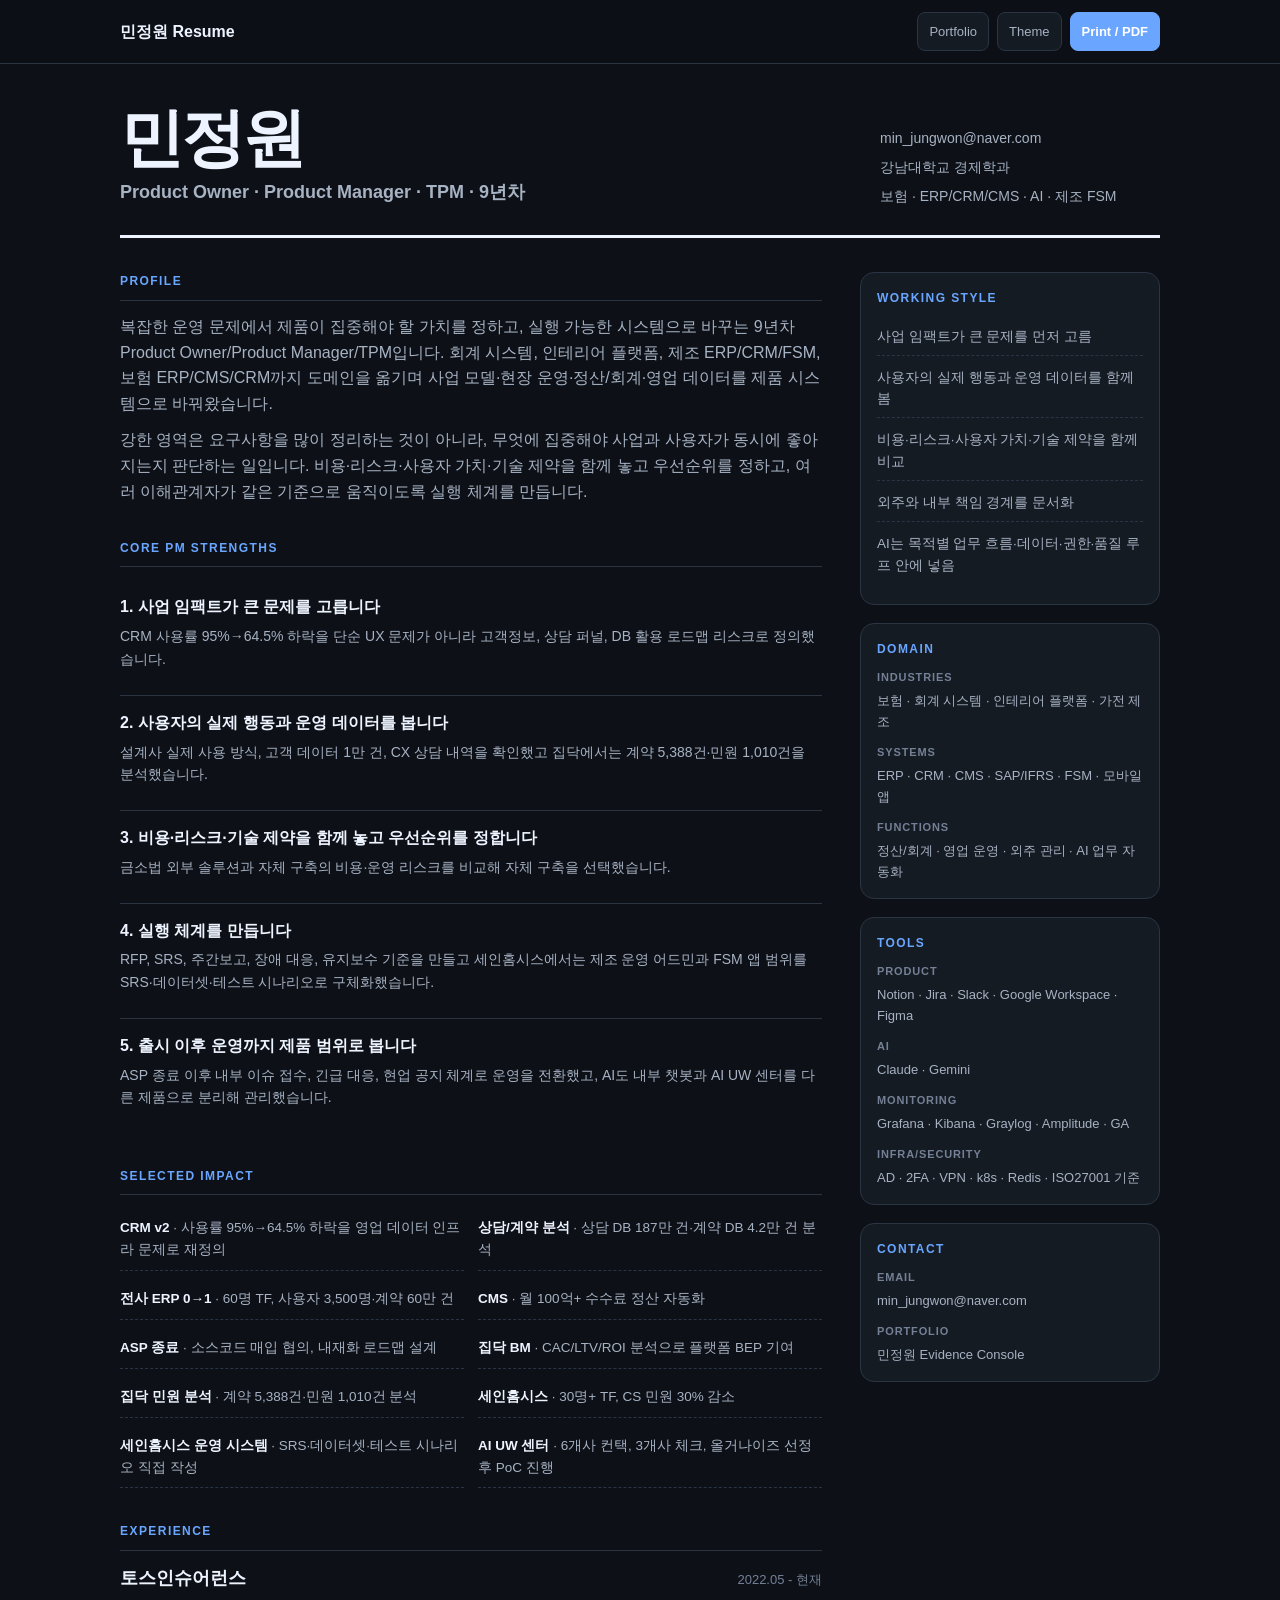
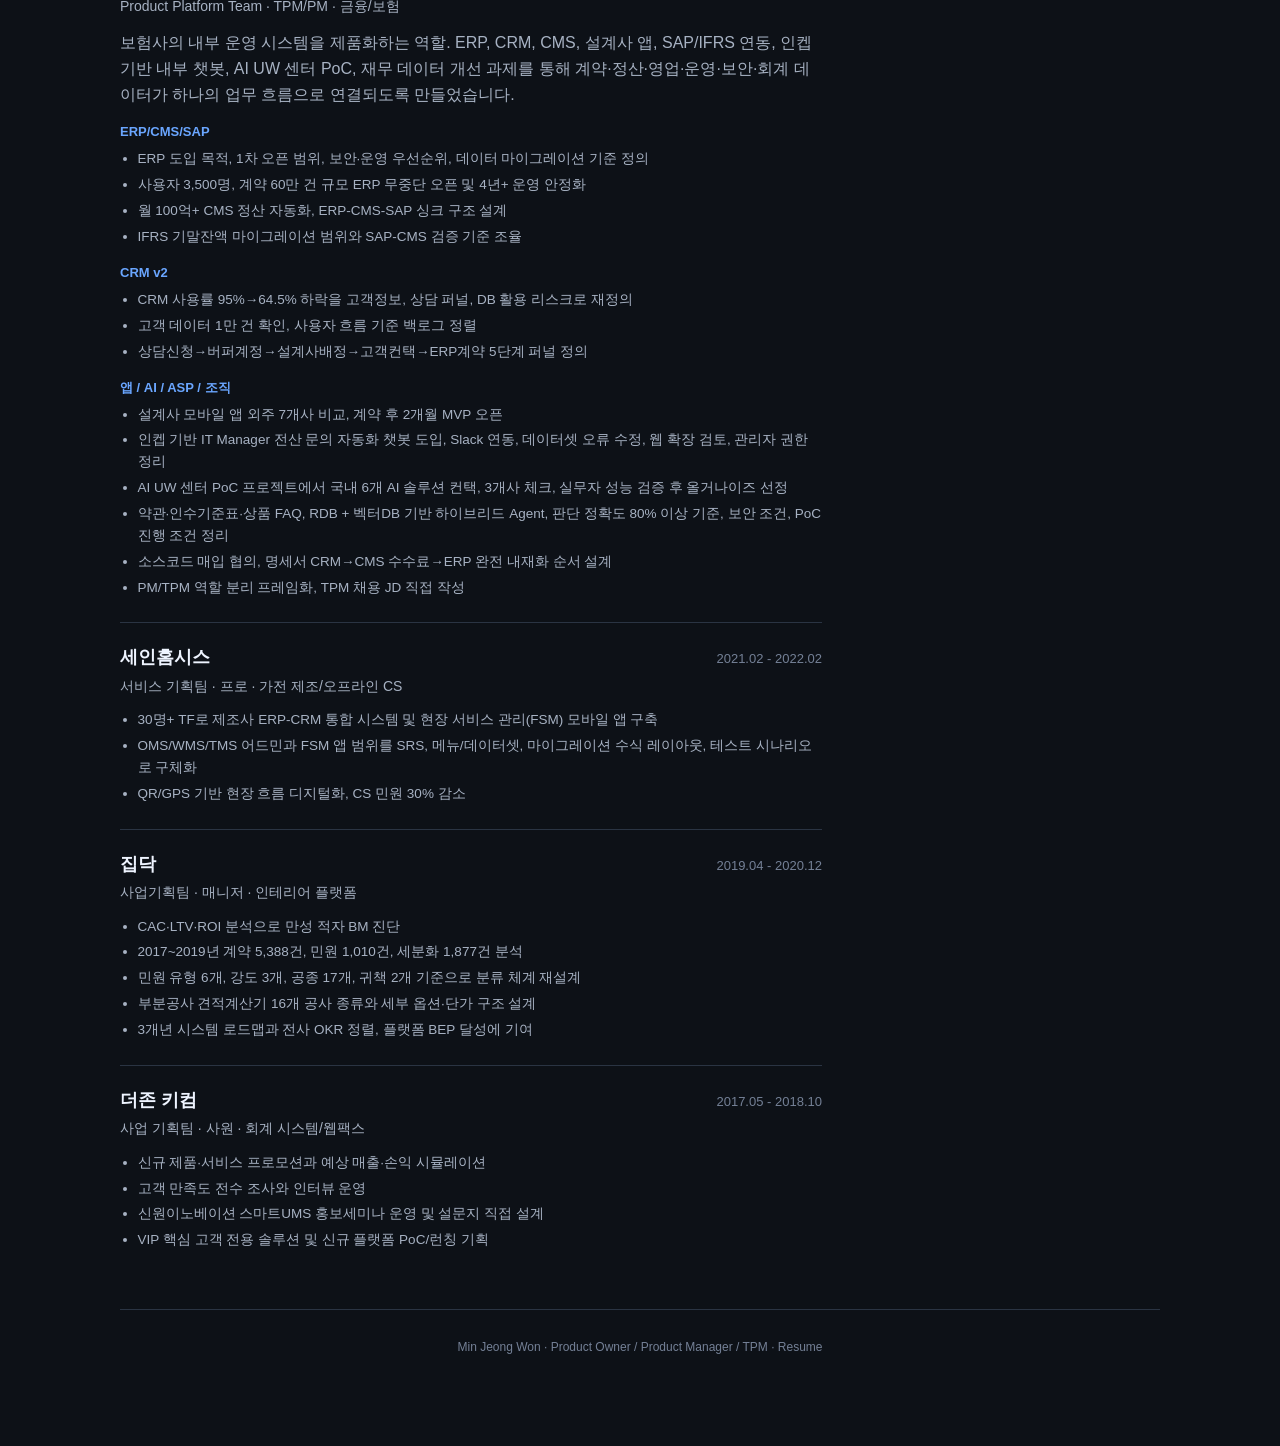
<file: resume/index.html>
<!doctype html>
<html lang="ko">
<head>
<meta charset="utf-8">
<meta name="viewport" content="width=device-width, initial-scale=1">
<title>민정원 · Resume</title>
<meta name="description" content="민정원 Product Owner / Product Manager / TPM 이력서.">
<style>
:root {
  --bg: #f7f9fc;
  --panel: #fff;
  --ink: #111827;
  --muted: #566174;
  --faint: #8a94a6;
  --line: #dce3ee;
  --blue: #1f6feb;
  --green: #16794c;
}
:root[data-theme="dark"] {
  --bg: #0d1117;
  --panel: #151b23;
  --ink: #eef4ff;
  --muted: #a7b2c3;
  --faint: #748096;
  --line: #2a3443;
  --blue: #6aa6ff;
  --green: #50d18d;
}
* { box-sizing: border-box; }
html { width: 100%; overflow-x: hidden; }
body {
  margin: 0;
  overflow-x: hidden;
  background: var(--bg);
  color: var(--ink);
  font-family: -apple-system, BlinkMacSystemFont, "Apple SD Gothic Neo", "Noto Sans KR", "Segoe UI", sans-serif;
  line-height: 1.62;
}
main, section, article, div, p, h1, h2, h3, dd { min-width: 0; }
a { color: inherit; text-decoration: none; }
.topbar {
  position: sticky;
  top: 0;
  z-index: 20;
  border-bottom: 1px solid var(--line);
  background: color-mix(in srgb, var(--bg) 90%, transparent);
  backdrop-filter: blur(16px);
}
.topbar-inner {
  width: 100%;
  max-width: 1080px;
  margin: 0 auto;
  padding: 12px 20px;
  display: flex;
  justify-content: space-between;
  align-items: center;
  gap: 12px;
}
.brand { font-weight: 850; }
.actions { display: flex; gap: 8px; flex-wrap: wrap; }
.actions a, .actions button {
  border: 1px solid var(--line);
  border-radius: 8px;
  padding: 8px 11px;
  background: var(--panel);
  color: var(--muted);
  font: inherit;
  font-size: 13px;
  cursor: pointer;
  white-space: nowrap;
}
.actions .print { background: var(--blue); border-color: var(--blue); color: #fff; font-weight: 800; }
.sheet {
  width: 100%;
  max-width: 1080px;
  margin: 0 auto;
  padding: 42px 20px 88px;
}
.resume-head > *, .grid > * { min-width: 0; }
.resume-head {
  display: grid;
  grid-template-columns: minmax(0, 1fr) 280px;
  gap: 32px;
  padding-bottom: 28px;
  border-bottom: 3px solid var(--ink);
}
h1 { margin: 0 0 8px; font-size: clamp(42px, 6vw, 64px); line-height: 1; letter-spacing: -.045em; }
.role { color: var(--muted); font-size: 18px; font-weight: 650; }
.contact {
  align-self: end;
  display: grid;
  gap: 6px;
  color: var(--muted);
  font-size: 14px;
}
.grid {
  display: grid;
  grid-template-columns: minmax(0, 1fr) 300px;
  gap: 38px;
  margin-top: 34px;
}
section { margin-bottom: 34px; }
h2 {
  margin: 0 0 13px;
  padding-bottom: 8px;
  border-bottom: 1px solid var(--line);
  color: var(--blue);
  font-size: 12px;
  letter-spacing: .12em;
  text-transform: uppercase;
}
h3 { margin: 0 0 5px; font-size: 16px; }
p { margin: 0 0 10px; color: var(--muted); }
p, li, dd, .role, .contact { overflow-wrap: anywhere; }
.strength {
  padding: 14px 0;
  border-bottom: 1px solid var(--line);
}
.strength:last-child { border-bottom: 0; }
.strength p { font-size: 14px; }
.impact-grid {
  display: grid;
  grid-template-columns: repeat(2, minmax(0, 1fr));
  gap: 8px 14px;
}
.impact {
  padding: 9px 0;
  border-bottom: 1px dashed var(--line);
  color: var(--muted);
  font-size: 13.5px;
}
.impact b { color: var(--ink); }
.job {
  padding: 20px 0;
  border-bottom: 1px solid var(--line);
}
.job:first-of-type { padding-top: 0; }
.job:last-child { border-bottom: 0; }
.job-head {
  display: flex;
  justify-content: space-between;
  gap: 14px;
  align-items: baseline;
  flex-wrap: wrap;
}
.company { font-size: 18px; font-weight: 850; }
.period { color: var(--faint); font-size: 13px; }
.position { margin: 2px 0 12px; color: var(--muted); font-size: 14px; }
.subhead { margin: 14px 0 6px; color: var(--blue); font-size: 13px; font-weight: 850; }
ul { margin: 0; padding-left: 1.1rem; color: var(--muted); }
li { margin: 4px 0; font-size: 13.5px; }
.side-card {
  margin-bottom: 18px;
  padding: 16px;
  border: 1px solid var(--line);
  border-radius: 14px;
  background: var(--panel);
}
.side-card h2 { border-bottom: 0; padding-bottom: 0; margin-bottom: 10px; }
.side-card dl { margin: 0; }
.side-card dt { margin-top: 12px; color: var(--faint); font-size: 11px; font-weight: 850; letter-spacing: .08em; text-transform: uppercase; }
.side-card dt:first-child { margin-top: 0; }
.side-card dd { margin: 3px 0 0; color: var(--muted); font-size: 13px; }
.style-list { list-style: none; padding: 0; }
.style-list li { padding: 7px 0; border-bottom: 1px dashed var(--line); }
.style-list li:last-child { border-bottom: 0; }
footer { color: var(--faint); text-align: center; font-size: 12px; padding-top: 28px; border-top: 1px solid var(--line); }
@media (max-width: 860px) {
  .resume-head, .grid { grid-template-columns: 1fr; }
  .contact { align-self: start; }
  .impact-grid { grid-template-columns: 1fr; }
}
@media (max-width: 520px) {
  body { width: 100%; max-width: 100vw; }
  .topbar-inner { align-items: flex-start; flex-direction: column; max-width: 390px; margin-left: 0; margin-right: 0; }
  .actions { width: 100%; max-width: 100%; flex-wrap: wrap; overflow-x: hidden; padding-bottom: 2px; }
  .actions a, .actions button { flex: 0 0 auto; }
  .sheet { max-width: 390px; margin-left: 0; margin-right: 0; padding-top: 32px; overflow-x: hidden; }
  .resume-head, .grid, .resume-head > *, .grid > *, .side-card { width: 100%; max-width: 100%; }
  h1 { font-size: 40px; }
  .role { font-size: 16px; }
  p, li, dd, .role, .contact, .impact { word-break: break-all; overflow-wrap: anywhere; }
}
@media print {
  :root { --bg:#fff; --panel:#fff; --ink:#000; --muted:#30343b; --faint:#666; --line:#d7dbe2; --blue:#0b4fa8; }
  body { font-size: 10pt; }
  .topbar { display: none; }
  .sheet { max-width: none; padding: 0 12mm; }
  .resume-head { grid-template-columns: 1fr 240px; gap: 20px; padding-bottom: 14pt; }
  h1 { font-size: 28pt; }
  .role { font-size: 11pt; }
  .grid { grid-template-columns: 1fr 250px; gap: 22pt; margin-top: 18pt; }
  section { margin-bottom: 14pt; break-inside: avoid; }
  h2 { font-size: 8.5pt; margin-bottom: 6pt; }
  h3, .company { font-size: 11pt; }
  p, li, .impact, .position, .contact, .side-card dd { font-size: 8.8pt; line-height: 1.45; }
  .job { padding: 10pt 0; break-inside: avoid; }
  .side-card { padding: 0; border: 0; background: transparent; break-inside: avoid; }
  footer { display: none; }
}
</style>
</head>
<body>
<header class="topbar">
  <div class="topbar-inner">
    <a class="brand" href="../">민정원 Resume</a>
    <div class="actions">
      <a href="../">Portfolio</a>
      <button type="button" id="themeToggle">Theme</button>
      <button type="button" class="print" onclick="window.print()">Print / PDF</button>
    </div>
  </div>
</header>

<main class="sheet">
  <header class="resume-head">
    <div>
      <h1>민정원</h1>
      <div class="role">Product Owner · Product Manager · TPM · 9년차</div>
    </div>
    <div class="contact">
      <span>min_jungwon@naver.com</span>
      <span>강남대학교 경제학과</span>
      <span>보험 · ERP/CRM/CMS · AI · 제조 FSM</span>
    </div>
  </header>

  <div class="grid">
    <div>
      <section>
        <h2>Profile</h2>
        <p>복잡한 운영 문제에서 제품이 집중해야 할 가치를 정하고, 실행 가능한 시스템으로 바꾸는 9년차 Product Owner/Product Manager/TPM입니다. 회계 시스템, 인테리어 플랫폼, 제조 ERP/CRM/FSM, 보험 ERP/CMS/CRM까지 도메인을 옮기며 사업 모델·현장 운영·정산/회계·영업 데이터를 제품 시스템으로 바꿔왔습니다.</p>
        <p>강한 영역은 요구사항을 많이 정리하는 것이 아니라, 무엇에 집중해야 사업과 사용자가 동시에 좋아지는지 판단하는 일입니다. 비용·리스크·사용자 가치·기술 제약을 함께 놓고 우선순위를 정하고, 여러 이해관계자가 같은 기준으로 움직이도록 실행 체계를 만듭니다.</p>
      </section>

      <section>
        <h2>Core PM Strengths</h2>
        <div class="strength"><h3>1. 사업 임팩트가 큰 문제를 고릅니다</h3><p>CRM 사용률 95%→64.5% 하락을 단순 UX 문제가 아니라 고객정보, 상담 퍼널, DB 활용 로드맵 리스크로 정의했습니다.</p></div>
        <div class="strength"><h3>2. 사용자의 실제 행동과 운영 데이터를 봅니다</h3><p>설계사 실제 사용 방식, 고객 데이터 1만 건, CX 상담 내역을 확인했고 집닥에서는 계약 5,388건·민원 1,010건을 분석했습니다.</p></div>
        <div class="strength"><h3>3. 비용·리스크·기술 제약을 함께 놓고 우선순위를 정합니다</h3><p>금소법 외부 솔루션과 자체 구축의 비용·운영 리스크를 비교해 자체 구축을 선택했습니다.</p></div>
        <div class="strength"><h3>4. 실행 체계를 만듭니다</h3><p>RFP, SRS, 주간보고, 장애 대응, 유지보수 기준을 만들고 세인홈시스에서는 제조 운영 어드민과 FSM 앱 범위를 SRS·데이터셋·테스트 시나리오로 구체화했습니다.</p></div>
        <div class="strength"><h3>5. 출시 이후 운영까지 제품 범위로 봅니다</h3><p>ASP 종료 이후 내부 이슈 접수, 긴급 대응, 현업 공지 체계로 운영을 전환했고, AI도 내부 챗봇과 AI UW 센터를 다른 제품으로 분리해 관리했습니다.</p></div>
      </section>

      <section>
        <h2>Selected Impact</h2>
        <div class="impact-grid">
          <div class="impact"><b>CRM v2</b> · 사용률 95%→64.5% 하락을 영업 데이터 인프라 문제로 재정의</div>
          <div class="impact"><b>상담/계약 분석</b> · 상담 DB 187만 건·계약 DB 4.2만 건 분석</div>
          <div class="impact"><b>전사 ERP 0→1</b> · 60명 TF, 사용자 3,500명·계약 60만 건</div>
          <div class="impact"><b>CMS</b> · 월 100억+ 수수료 정산 자동화</div>
          <div class="impact"><b>ASP 종료</b> · 소스코드 매입 협의, 내재화 로드맵 설계</div>
          <div class="impact"><b>집닥 BM</b> · CAC/LTV/ROI 분석으로 플랫폼 BEP 기여</div>
          <div class="impact"><b>집닥 민원 분석</b> · 계약 5,388건·민원 1,010건 분석</div>
          <div class="impact"><b>세인홈시스</b> · 30명+ TF, CS 민원 30% 감소</div>
          <div class="impact"><b>세인홈시스 운영 시스템</b> · SRS·데이터셋·테스트 시나리오 직접 작성</div>
          <div class="impact"><b>AI UW 센터</b> · 6개사 컨택, 3개사 체크, 올거나이즈 선정 후 PoC 진행</div>
        </div>
      </section>

      <section>
        <h2>Experience</h2>
        <article class="job">
          <div class="job-head"><div class="company">토스인슈어런스</div><div class="period">2022.05 - 현재</div></div>
          <div class="position">Product Platform Team · TPM/PM · 금융/보험</div>
          <p>보험사의 내부 운영 시스템을 제품화하는 역할. ERP, CRM, CMS, 설계사 앱, SAP/IFRS 연동, 인켑 기반 내부 챗봇, AI UW 센터 PoC, 재무 데이터 개선 과제를 통해 계약·정산·영업·운영·보안·회계 데이터가 하나의 업무 흐름으로 연결되도록 만들었습니다.</p>
          <div class="subhead">ERP/CMS/SAP</div>
          <ul><li>ERP 도입 목적, 1차 오픈 범위, 보안·운영 우선순위, 데이터 마이그레이션 기준 정의</li><li>사용자 3,500명, 계약 60만 건 규모 ERP 무중단 오픈 및 4년+ 운영 안정화</li><li>월 100억+ CMS 정산 자동화, ERP-CMS-SAP 싱크 구조 설계</li><li>IFRS 기말잔액 마이그레이션 범위와 SAP-CMS 검증 기준 조율</li></ul>
          <div class="subhead">CRM v2</div>
          <ul><li>CRM 사용률 95%→64.5% 하락을 고객정보, 상담 퍼널, DB 활용 리스크로 재정의</li><li>고객 데이터 1만 건 확인, 사용자 흐름 기준 백로그 정렬</li><li>상담신청→버퍼계정→설계사배정→고객컨택→ERP계약 5단계 퍼널 정의</li></ul>
          <div class="subhead">앱 / AI / ASP / 조직</div>
          <ul><li>설계사 모바일 앱 외주 7개사 비교, 계약 후 2개월 MVP 오픈</li><li>인켑 기반 IT Manager 전산 문의 자동화 챗봇 도입, Slack 연동, 데이터셋 오류 수정, 웹 확장 검토, 관리자 권한 정리</li><li>AI UW 센터 PoC 프로젝트에서 국내 6개 AI 솔루션 컨택, 3개사 체크, 실무자 성능 검증 후 올거나이즈 선정</li><li>약관·인수기준표·상품 FAQ, RDB + 벡터DB 기반 하이브리드 Agent, 판단 정확도 80% 이상 기준, 보안 조건, PoC 진행 조건 정리</li><li>소스코드 매입 협의, 명세서 CRM→CMS 수수료→ERP 완전 내재화 순서 설계</li><li>PM/TPM 역할 분리 프레임화, TPM 채용 JD 직접 작성</li></ul>
        </article>
        <article class="job">
          <div class="job-head"><div class="company">세인홈시스</div><div class="period">2021.02 - 2022.02</div></div>
          <div class="position">서비스 기획팀 · 프로 · 가전 제조/오프라인 CS</div>
          <ul><li>30명+ TF로 제조사 ERP-CRM 통합 시스템 및 현장 서비스 관리(FSM) 모바일 앱 구축</li><li>OMS/WMS/TMS 어드민과 FSM 앱 범위를 SRS, 메뉴/데이터셋, 마이그레이션 수식 레이아웃, 테스트 시나리오로 구체화</li><li>QR/GPS 기반 현장 흐름 디지털화, CS 민원 30% 감소</li></ul>
        </article>
        <article class="job">
          <div class="job-head"><div class="company">집닥</div><div class="period">2019.04 - 2020.12</div></div>
          <div class="position">사업기획팀 · 매니저 · 인테리어 플랫폼</div>
          <ul><li>CAC·LTV·ROI 분석으로 만성 적자 BM 진단</li><li>2017~2019년 계약 5,388건, 민원 1,010건, 세분화 1,877건 분석</li><li>민원 유형 6개, 강도 3개, 공종 17개, 귀책 2개 기준으로 분류 체계 재설계</li><li>부분공사 견적계산기 16개 공사 종류와 세부 옵션·단가 구조 설계</li><li>3개년 시스템 로드맵과 전사 OKR 정렬, 플랫폼 BEP 달성에 기여</li></ul>
        </article>
        <article class="job">
          <div class="job-head"><div class="company">더존 키컴</div><div class="period">2017.05 - 2018.10</div></div>
          <div class="position">사업 기획팀 · 사원 · 회계 시스템/웹팩스</div>
          <ul><li>신규 제품·서비스 프로모션과 예상 매출·손익 시뮬레이션</li><li>고객 만족도 전수 조사와 인터뷰 운영</li><li>신원이노베이션 스마트UMS 홍보세미나 운영 및 설문지 직접 설계</li><li>VIP 핵심 고객 전용 솔루션 및 신규 플랫폼 PoC/런칭 기획</li></ul>
        </article>
      </section>
    </div>

    <aside>
      <div class="side-card">
        <h2>Working Style</h2>
        <ul class="style-list"><li>사업 임팩트가 큰 문제를 먼저 고름</li><li>사용자의 실제 행동과 운영 데이터를 함께 봄</li><li>비용·리스크·사용자 가치·기술 제약을 함께 비교</li><li>외주와 내부 책임 경계를 문서화</li><li>AI는 목적별 업무 흐름·데이터·권한·품질 루프 안에 넣음</li></ul>
      </div>
      <div class="side-card">
        <h2>Domain</h2>
        <dl><dt>Industries</dt><dd>보험 · 회계 시스템 · 인테리어 플랫폼 · 가전 제조</dd><dt>Systems</dt><dd>ERP · CRM · CMS · SAP/IFRS · FSM · 모바일 앱</dd><dt>Functions</dt><dd>정산/회계 · 영업 운영 · 외주 관리 · AI 업무 자동화</dd></dl>
      </div>
      <div class="side-card">
        <h2>Tools</h2>
        <dl><dt>Product</dt><dd>Notion · Jira · Slack · Google Workspace · Figma</dd><dt>AI</dt><dd>Claude · Gemini</dd><dt>Monitoring</dt><dd>Grafana · Kibana · Graylog · Amplitude · GA</dd><dt>Infra/Security</dt><dd>AD · 2FA · VPN · k8s · Redis · ISO27001 기준</dd></dl>
      </div>
      <div class="side-card">
        <h2>Contact</h2>
        <dl><dt>Email</dt><dd>min_jungwon@naver.com</dd><dt>Portfolio</dt><dd><a href="../">민정원 Evidence Console</a></dd></dl>
      </div>
    </aside>
  </div>
  <footer>Min Jeong Won · Product Owner / Product Manager / TPM · Resume</footer>
</main>
<script>
const root = document.documentElement;
const toggle = document.getElementById('themeToggle');
const saved = localStorage.getItem('theme') || 'light';
if (saved === 'dark') root.dataset.theme = 'dark';
toggle.addEventListener('click', () => {
  const dark = root.dataset.theme !== 'dark';
  root.dataset.theme = dark ? 'dark' : '';
  localStorage.setItem('theme', dark ? 'dark' : 'light');
});
</script>
</body>
</html>
</file>
